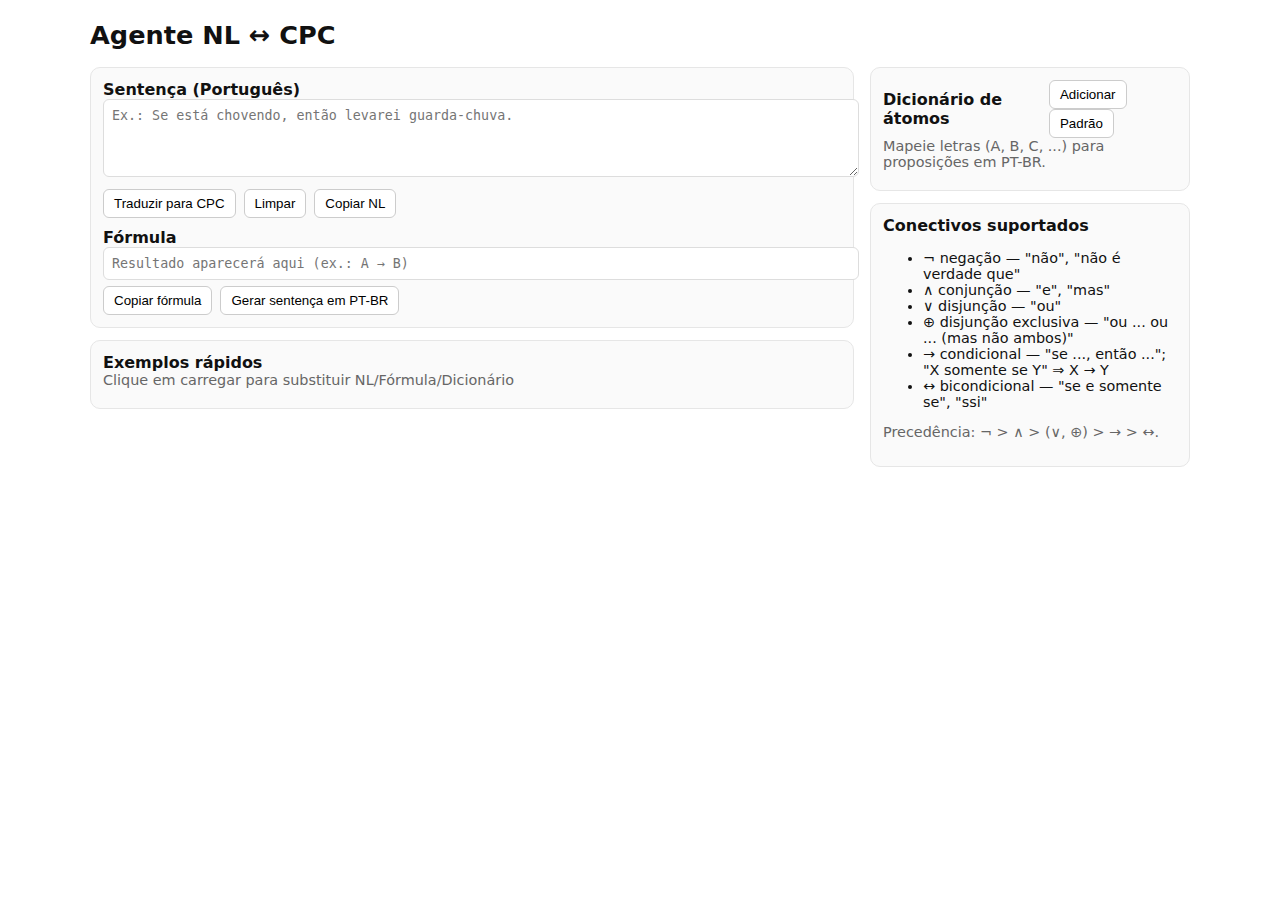
<file: index.html>
<!doctype html>
<html lang="pt-BR">
<head>
  <meta charset="utf-8" />
  <meta name="viewport" content="width=device-width,initial-scale=1" />
  <title>Agente NL ↔ CPC</title>
  <link rel="stylesheet" href="style.css" />
</head>
<body>
  <div class="container">
    <h1>Agente NL ↔ CPC</h1>

    <div class="grid" style="margin-top:12px;">
      <div>
        <div class="card">
          <label for="nl"><strong>Sentença (Português)</strong></label>
          <textarea id="nl" rows="4" placeholder="Ex.: Se está chovendo, então levarei guarda-chuva."></textarea>

          <div class="row" style="margin-top:8px;">
            <button id="toCPC">Traduzir para CPC</button>
            <button id="clearNL">Limpar</button>
            <button id="copyNL">Copiar NL</button>
          </div>

          <div style="margin-top:10px;">
            <label><strong>Fórmula</strong></label>
            <input id="formula" type="text" placeholder="Resultado aparecerá aqui (ex.: A → B)" />
            <div style="margin-top:6px;" class="row">
              <button id="copyFormula">Copiar fórmula</button>
              <button id="toNL">Gerar sentença em PT-BR</button>
            </div>
          </div>
        </div>

        <div class="card" style="margin-top:12px;">
          <strong>Exemplos rápidos</strong>
          <div class="small muted">Clique em carregar para substituir NL/Fórmula/Dicionário</div>
          <div id="examples" style="margin-top:8px; display:grid; gap:8px;"></div>
        </div>
      </div>

      <div>
        <div class="card">
          <div style="display:flex; justify-content:space-between; align-items:center;">
            <strong>Dicionário de átomos</strong>
            <div>
              <button id="addAtom">Adicionar</button>
              <button id="resetDict">Padrão</button>
            </div>
          </div>
          <div class="small muted">Mapeie letras (A, B, C, ...) para proposições em PT-BR.</div>
          <div id="dictList" style="margin-top:8px; display:flex; flex-direction:column; gap:8px; max-height:420px; overflow:auto;"></div>
        </div>

        <div class="card" style="margin-top:12px;">
          <strong>Conectivos suportados</strong>
          <ul class="small">
            <li>¬ negação — "não", "não é verdade que"</li>
            <li>∧ conjunção — "e", "mas"</li>
            <li>∨ disjunção — "ou"</li>
            <li>⊕ disjunção exclusiva — "ou ... ou ... (mas não ambos)"</li>
            <li>→ condicional — "se ..., então ..."; "X somente se Y" ⇒ X → Y</li>
            <li>↔ bicondicional — "se e somente se", "ssi"</li>
          </ul>
          <p class="small muted">Precedência: ¬ &gt; ∧ &gt; (∨, ⊕) &gt; → &gt; ↔.</p>
        </div>
      </div>
    </div>
  </div>

  <div id="confirmModalContainer"></div>
  <script src="script.js"></script>
</body>
</html>
</file>
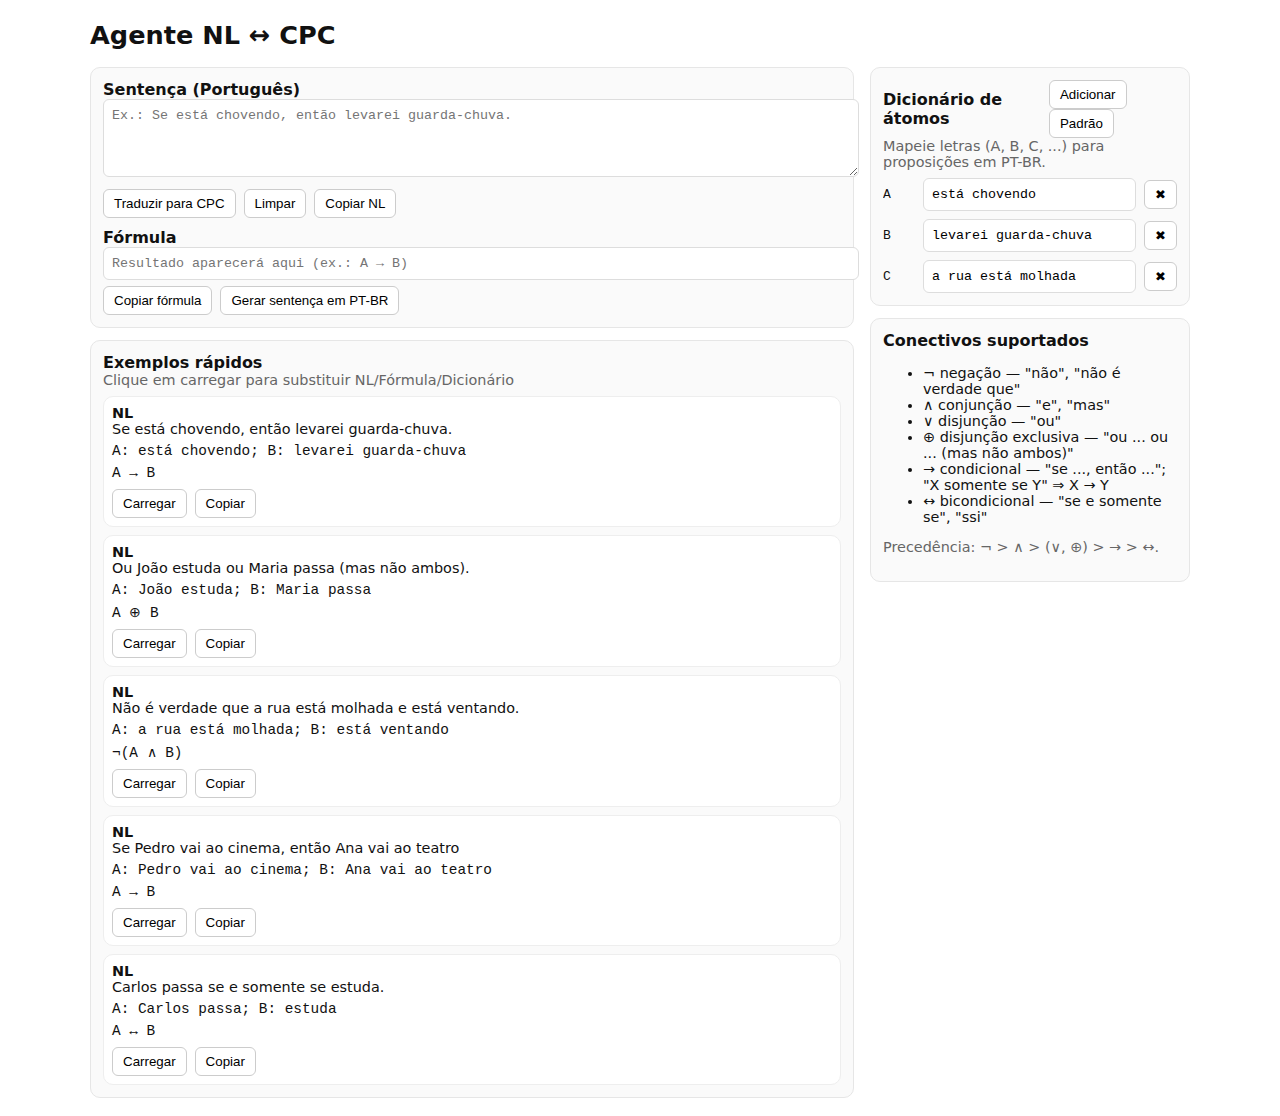
<file: IA_demo.html>
<!doctype html>
<html lang="pt-BR">
<head>
  <meta charset="utf-8" />
  <meta name="viewport" content="width=device-width,initial-scale=1" />
  <title>Agente NL ↔ CPC </title>
  <style>
    body { font-family: Inter, system-ui, -apple-system, 'Segoe UI', Roboto, 'Helvetica Neue', Arial; background:#fff; color:#111; margin:20px; }
    .container { max-width:1100px; margin:0 auto; }
    h1 { font-size:1.6rem; }
    .grid { display:grid; grid-template-columns: 1fr 320px; gap:16px; }
    .card { border:1px solid #e6e6e6; border-radius:10px; padding:12px; background:#fafafa; }
    textarea, input[type=text] { width:100%; font-family:monospace; padding:8px; border-radius:6px; border:1px solid #ddd; }
    .row { display:flex; gap:8px; align-items:center; }
    button { padding:6px 10px; border-radius:6px; border:1px solid #ccc; background:#fff; cursor:pointer; }
    .muted { color:#666; font-size:0.9rem; }
    table { border-collapse:collapse; width:100%; }
    th, td { border:1px solid #ddd; padding:6px; text-align:center; font-family:monospace; }
    .small { font-size:0.9rem; }
    /* Modal de confirmação de átomos */
    .modal-backdrop { position:fixed; inset:0; background:rgba(0,0,0,0.35); display:flex; align-items:center; justify-content:center; z-index:9999; }
    .modal { background:#fff; border-radius:8px; padding:16px; width:720px; max-width:95%; box-shadow:0 6px 24px rgba(0,0,0,0.2); }
    .modal h3 { margin:0 0 8px 0; }
    .modal .atoms { max-height:320px; overflow:auto; display:flex; flex-direction:column; gap:8px; margin-bottom:10px; }
    .modal .atom-row { display:flex; gap:8px; align-items:center; }
    .modal .atom-row input[type=text] { flex:1; }
    .modal .modal-actions { display:flex; gap:8px; justify-content:flex-end; }
  </style>
</head>
<body>
  <div class="container">
    <h1>Agente NL ↔ CPC </h1>

    <div class="grid" style="margin-top:12px;">
      <div>
        <div class="card">
          <label for="nl"><strong>Sentença (Português)</strong></label>
          <textarea id="nl" rows="4" placeholder="Ex.: Se está chovendo, então levarei guarda-chuva."></textarea>

          <!-- Removida opção de extração automática: o dicionário deve ser sempre preenchido manualmente -->

          <div class="row" style="margin-top:8px;">
            <button id="toCPC">Traduzir para CPC</button>
            <button id="clearNL">Limpar</button>
            <button id="copyNL">Copiar NL</button>
          </div>

          <div style="margin-top:10px;">
            <label><strong>Fórmula</strong></label>
            <input id="formula" type="text" placeholder="Resultado aparecerá aqui (ex.: A → B)" />
            <div style="margin-top:6px;" class="row">
              <button id="copyFormula">Copiar fórmula</button>
              <button id="toNL">Gerar sentença em PT-BR</button>
            </div>
          </div>
        </div>

        <div class="card" style="margin-top:12px;">
          <strong>Exemplos rápidos</strong>
          <div class="small muted">Clique em carregar para substituir NL/Fórmula/Dicionário</div>
          <div id="examples" style="margin-top:8px; display:grid; gap:8px;"></div>
        </div>

        <!-- Tabela-verdade removida nesta versão demo -->
      </div>

      <div>
        <div class="card">
          <div style="display:flex; justify-content:space-between; align-items:center;"><strong>Dicionário de átomos</strong>
            <div>
              <button id="addAtom">Adicionar</button>
              <button id="resetDict">Padrão</button>
            </div>
          </div>
          <div class="small muted">Mapeie letras (A, B, C, ...) para proposições em PT-BR.</div>
          <div id="dictList" style="margin-top:8px; display:flex; flex-direction:column; gap:8px; max-height:420px; overflow:auto;"></div>
        </div>

        <div class="card" style="margin-top:12px;">
          <strong>Conectivos suportados</strong>
          <ul class="small">
            <li>¬ negação — "não", "não é verdade que"</li>
            <li>∧ conjunção — "e", "mas"</li>
            <li>∨ disjunção — "ou"</li>
            <li>⊕ disjunção exclusiva — "ou ... ou ... (mas não ambos)"</li>
            <li>→ condicional — "se ..., então ..."; "X somente se Y" ⇒ X → Y</li>
            <li>↔ bicondicional — "se e somente se", "ssi"</li>
          </ul>
          <p class="small muted">Precedência: ¬ &gt; ∧ &gt; (∨, ⊕) &gt; → &gt; ↔.</p>
        </div>
      </div>
    </div>
  </div>

  <!-- Modal de confirmação (criado dinamicamente pelo JS, mas manter container vazio como fallback) -->
  <div id="confirmModalContainer"></div>

<script>
// --- Core logic copied/adapted from original component ---
const LETTERS = "ABCDEFGHIJKLMNOPQRSTUVWXYZ".split("");
const strip = (s) => s.replace(/\s+/g, " ").trim();
const lc = (s) => s.toLowerCase();
const uniq = (arr) => Array.from(new Set(arr));
const copyToClipboard = async (text) => { try { await navigator.clipboard.writeText(text); } catch (e) { alert('Falha ao copiar: '+e); } };

function tokenizeFormula(src) {
  let s = src
    .replace(/<->|<=>/g, "↔")
    .replace(/->/g, "→")
    .replace(/\bxor\b/gi, "⊕")
    .replace(/\biff\b/gi, "↔")
    .replace(/\bimplies\b/gi, "→")
    .replace(/[\s\t\n]+/g, " ")
    .trim();

  const tokens = [];
  let i = 0;
  while (i < s.length) {
    const c = s[i];
    if (c === " ") { i++; continue; }
    if (/[A-Za-z]/.test(c)) {
      let j = i + 1;
      while (j < s.length && /[A-Za-z0-9_]/.test(s[j])) j++;
      tokens.push({ type: "id", value: s.slice(i, j).toUpperCase() });
      i = j; continue;
    }
    const map = {"¬":"NOT","!":"NOT","~":"NOT","∧":"AND","&":"AND","^":"AND","∨":"OR","|":"OR","v":"OR","⊕":"XOR","→":"IMP","↔":"IFF","(":"LP", ")":"RP"};
    if (map[c]) { tokens.push({ type: map[c], value: c }); i++; continue; }
    throw new Error(`Símbolo inválido: "${c}"`);
  }
  return tokens;
}

const PRECEDENCE = { IFF:1, IMP:2, OR:3, XOR:3, AND:4, NOT:5 };
function parseFormula(tokens) {
  let pos = 0; const peek = () => tokens[pos]; const eat = () => tokens[pos++];
  function parseAtom() {
    const t = peek(); if (!t) throw new Error('Fim inesperado');
    if (t.type === 'LP') { eat(); const e = parseExpr(0); if (!peek() || peek().type !== 'RP') throw new Error('Parêntese não fechado'); eat(); return e; }
    if (t.type === 'NOT') { eat(); return { type: 'NOT', sub: parseAtom() }; }
    if (t.type === 'id') { eat(); return { type: 'ID', name: t.value }; }
    throw new Error(`Token inesperado: ${t.type}`);
  }
  function lbp(type) { return PRECEDENCE[type] || 0; }
  function parseExpr(minBp) {
    let left = parseAtom();
    while (true) {
      const t = peek(); if (!t) break;
      if (["AND","OR","XOR","IMP","IFF"].includes(t.type) && lbp(t.type) >= minBp) {
        const op = t.type; eat(); const right = parseExpr(lbp(op) + 1); left = { type: op, left, right }; continue;
      }
      break;
    }
    return left;
  }
  const ast = parseExpr(0);
  if (pos !== tokens.length) throw new Error('Tokens extras após o fim da fórmula');
  return ast;
}

function evalAST(ast, val) {
  switch (ast.type) {
    case 'ID': return !!val[ast.name];
    case 'NOT': return !evalAST(ast.sub, val);
    case 'AND': return evalAST(ast.left, val) && evalAST(ast.right, val);
    case 'OR': return evalAST(ast.left, val) || evalAST(ast.right, val);
    case 'XOR': return !!(evalAST(ast.left, val) ^ evalAST(ast.right, val));
    case 'IMP': return (!evalAST(ast.left, val)) || evalAST(ast.right, val);
    case 'IFF': return evalAST(ast.left, val) === evalAST(ast.right, val);
    default: throw new Error('AST inválida');
  }
}
// collectAtoms removed (used only for truth table which is disabled in this demo)
function astToFormula(ast) {
  const prec = (t) => PRECEDENCE[t] || 9;
  switch (ast.type) {
    case 'ID': return ast.name;
    case 'NOT': {
      const inner = ast.sub; const s = astToFormula(inner);
      const needs = prec(inner.type) > prec('NOT') ? false : inner.type !== 'ID';
      return `¬${needs ? `(${s})` : s}`;
    }
    default: {
      const opMap = { AND:'∧', OR:'∨', XOR:'⊕', IMP:'→', IFF:'↔' };
      const L = ast.left, R = ast.right; const l = astToFormula(L), r = astToFormula(R);
      const lp = prec(L.type) < prec(ast.type) ? `(${l})` : l;
      const rp = prec(R.type) < prec(ast.type) ? `(${r})` : r;
      return `${lp} ${opMap[ast.type]} ${rp}`;
    }
  }
}

// NL helpers
function normalizeNL(text) {
  let s = " " + lc(text) + " ";
  s = s.replace(/[.,;:!?]+/g, " ");
  s = s.replace(/\bmas\b/g, " e ");
  s = s.replace(/\bssi\b/g, " se e somente se ");
  s = s.replace(/\bsomente se\b/g, " somente se ");
  s = s.replace(/\bapenas se\b/g, " somente se ");
  s = s.replace(/\bse,? e somente se\b/g, " se e somente se ");
  s = s.replace(/\bse e somente se\b/g, " se e somente se ");
  s = s.replace(/\bnao\b/g, " não ");
  s = s.replace(/\bn\u00e3o\b/g, " não ");
  s = s.replace(/\s+/g, " ").trim();
  return s;
}

// --- Modal / interação para confirmação dos átomos extraídos ---
function showConfirmAtoms(initialDict) {
  return new Promise((resolve) => {
    const container = document.getElementById('confirmModalContainer');
    container.innerHTML = '';
    const backdrop = document.createElement('div'); backdrop.className = 'modal-backdrop';
    const modal = document.createElement('div'); modal.className = 'modal';
    const title = document.createElement('h3'); title.textContent = 'Confirmar/editar átomos extraídos';
    modal.appendChild(title);
    const info = document.createElement('div'); info.className = 'small muted'; info.style.marginBottom='8px'; info.textContent = 'Revise os átomos extraídos e edite se necessário. Apague um valor para removê-lo.';
    modal.appendChild(info);
    const atomsBox = document.createElement('div'); atomsBox.className = 'atoms';

    // inicializar linhas a partir do dicionário
    for (const [k,v] of Object.entries(initialDict)) {
      const row = document.createElement('div'); row.className = 'atom-row';
      const key = document.createElement('div'); key.style.width='36px'; key.style.fontFamily='monospace'; key.textContent = k;
      const input = document.createElement('input'); input.type='text'; input.value = v; input.dataset.letter = k;
      const del = document.createElement('button'); del.textContent='✖'; del.title='Remover'; del.onclick = () => input.value = '';
      row.appendChild(key); row.appendChild(input); row.appendChild(del); atomsBox.appendChild(row);
    }

    // botão para adicionar novo átomo
    const addRowBtn = document.createElement('button'); addRowBtn.textContent = 'Adicionar átomo'; addRowBtn.onclick = () => {
      // achar próxima letra disponível
      const used = new Set(Array.from(atomsBox.querySelectorAll('input')).map(i=>i.dataset.letter));
      const next = LETTERS.find(L => !used.has(L));
      if (!next) return alert('Limite de átomos atingido');
      const row = document.createElement('div'); row.className='atom-row';
      const key = document.createElement('div'); key.style.width='36px'; key.style.fontFamily='monospace'; key.textContent = next;
      const input = document.createElement('input'); input.type='text'; input.value = ''; input.dataset.letter = next;
      const del = document.createElement('button'); del.textContent='✖'; del.title='Remover'; del.onclick = () => input.value = '';
      row.appendChild(key); row.appendChild(input); row.appendChild(del); atomsBox.appendChild(row);
      input.focus();
    };

    modal.appendChild(atomsBox);
    modal.appendChild(addRowBtn);

    const actions = document.createElement('div'); actions.className = 'modal-actions';
    const cancel = document.createElement('button'); cancel.textContent = 'Cancelar'; cancel.onclick = () => { container.removeChild(backdrop); resolve(null); };
    const accept = document.createElement('button'); accept.textContent = 'Confirmar'; accept.onclick = () => {
      // construir dicionário a partir dos inputs
      const out = {};
      for (const inp of atomsBox.querySelectorAll('input')) {
        const letter = inp.dataset.letter; const val = inp.value.trim();
        if (val) out[letter] = val;
      }
      container.removeChild(backdrop);
      resolve(out);
    };
    actions.appendChild(cancel); actions.appendChild(accept); modal.appendChild(actions);

    backdrop.appendChild(modal); container.appendChild(backdrop);
  });
}
function escapeRegex(s) { return s.replace(/[.*+?^${}()|[\]\\]/g, "\\$&"); }
function extractAtomsFromNL(text) {
  const s = normalizeNL(text);
  const CONNECTIVES = [" se e somente se ", " se ", " então ", " somente se ", " e ", " ou "];
  let parts = [s];
  for (const c of CONNECTIVES) parts = parts.flatMap(p => p.split(c));
  const clauses = uniq(parts.map(strip).filter(x => x.length > 0));
  return clauses.map(c => c.replace(/^não (é verdade que )?/i, "").trim());
}
function buildDictionaryFromNL(text) {
  const atoms = extractAtomsFromNL(text);
  const map = {};
  atoms.forEach((clause, idx) => { const letter = LETTERS[idx] || `P${idx+1}`; map[letter] = clause; });
  return map;
}
function nlToFormula(text, dict) {
  let s = normalizeNL(text);
  const entries = Object.entries(dict).filter(([, v]) => v && v.trim().length).sort((a,b) => b[1].length - a[1].length);
  for (const [k,v] of entries) { const re = new RegExp(`\\b${escapeRegex(lc(v))}\\b`, "g"); s = s.replace(re, ` ${k} `); }
  s = s.replace(/\bnão é verdade que\s+(\w+)\b/g, " ¬$1 ");
  s = s.replace(/\bnão\s+\(\s*([^\)]+)\s*\)/g, " ¬($1) ");
  s = s.replace(/\bnão\s+(\w+)\b/g, " ¬$1 ");
  s = s.replace(/\bse e somente se\b/g, " ↔ ");
  s = s.replace(/\bse\s+([^]+?)\s*então\s+([^]+)$/g, (m,p,q) => ` ( ${p} ) → ( ${q} ) `);
  s = s.replace(/\b(\w+)\s+somente se\s+(\w+)\b/g, " ($1) → ($2) ");
  s = s.replace(/\bou\s+(\w+)\s+ou\s+(\w+)\b/g, " ($1) ⊕ ($2) ");
  s = s.replace(/\se\b/g, " ∧ ");
  s = s.replace(/\bou\b/g, " ∨ ");
  s = s.replace(/\s+/g, " ").trim();
  s = s.replace(/\b([A-Z][A-Z0-9_]*)\b/g, (m) => m.toUpperCase());
  return s;
}

function realizePT(ast, dict) {
  const name = (id) => dict && dict[id] ? dict[id] : id;
  function paren(s) { if (/\b(e|ou|então|somente|ambos)\b|,/.test(lc(s))) return `(${s})`; return s; }
  function go(node) {
    switch (node.type) {
      case 'ID': return name(node.name);
      case 'NOT': return `Não é verdade que ${paren(go(node.sub))}`;
      case 'AND': return `${paren(go(node.left))} e ${paren(go(node.right))}`;
      case 'OR': return `${paren(go(node.left))} ou ${paren(go(node.right))}`;
      case 'XOR': return `${paren(go(node.left))} ou ${paren(go(node.right))} (mas não ambos)`;
      case 'IMP': return `Se ${paren(go(node.left))}, então ${paren(go(node.right))}`;
      case 'IFF': return `${paren(go(node.left))} se e somente se ${paren(go(node.right))}`;
      default: return '?';
    }
  }
  return go(ast);
}

// --- UI wiring ---
const nlEl = document.getElementById('nl');
const formulaEl = document.getElementById('formula');
const dictListEl = document.getElementById('dictList');
const examplesEl = document.getElementById('examples');

// Dicionário obrigatório: sempre use o dicionário manual de átomos
let dict = { A: "está chovendo", B: "levarei guarda-chuva", C: "a rua está molhada" };

function renderDictUI() {
  dictListEl.innerHTML = '';
  // Sempre usar o dicionário manual (não extrair automaticamente a partir do NL)
  const cur = dict;
  const entries = Object.entries(cur);
  if (entries.length === 0) {
    dictListEl.innerHTML = '<div class="muted small">Nenhum átomo definido.</div>';
    return;
  }
  for (const [k,v] of entries) {
    const row = document.createElement('div'); row.style.display='flex'; row.style.gap='8px'; row.style.alignItems='center';
    const span = document.createElement('div'); span.style.width='32px'; span.style.fontFamily='monospace'; span.textContent = k;
    const input = document.createElement('input'); input.type='text'; input.value = v; input.style.flex='1'; input.oninput = (e) => { dict[k] = e.target.value; renderDictUI(); };
    const del = document.createElement('button'); del.textContent='✖'; del.title='Remover'; del.onclick = () => { delete dict[k]; renderDictUI(); };
    row.appendChild(span); row.appendChild(input); row.appendChild(del); dictListEl.appendChild(row);
  }
}
function addDict() {
  const next = LETTERS.find(L => !dict[L]); if (!next) return; dict[next] = '';
  renderDictUI();
}
function resetDict() { dict = { A: "está chovendo", B: "levarei guarda-chuva", C: "a rua está molhada" }; renderDictUI(); }

// examples
const examples = [
  { nl: 'Se está chovendo, então levarei guarda-chuva.', dict: { A: 'está chovendo', B: 'levarei guarda-chuva' }, f: 'A → B' },
  { nl: 'Ou João estuda ou Maria passa (mas não ambos).', dict: { A: 'João estuda', B: 'Maria passa' }, f: 'A ⊕ B' },
  { nl: 'Não é verdade que a rua está molhada e está ventando.', dict: { A: 'a rua está molhada', B: 'está ventando' }, f: '¬(A ∧ B)' },
  { nl: 'Se Pedro vai ao cinema, então Ana vai ao teatro', dict: { A: 'Pedro vai ao cinema', B: 'Ana vai ao teatro' }, f: 'A → B' },
  { nl: 'Carlos passa se e somente se estuda.', dict: { A: 'Carlos passa', B: 'estuda' }, f: 'A ↔ B' }
];
function renderExamples() {
  examplesEl.innerHTML = '';
  for (const ex of examples) {
    const c = document.createElement('div'); c.className='card'; c.style.padding='8px'; c.style.background='white'; c.style.border='1px solid #eee';
    c.innerHTML = `<div style="font-size:0.9rem;"><strong>NL</strong><div>${ex.nl}</div><div style="margin-top:6px;font-family:monospace;">${Object.entries(ex.dict).map(([k,v])=>`${k}: ${v}`).join('; ')}</div><div style="margin-top:6px; font-family:monospace;">${ex.f}</div></div>`;
    const btnRow = document.createElement('div'); btnRow.style.marginTop='8px'; btnRow.style.display='flex'; btnRow.style.gap='8px';
    const load = document.createElement('button'); load.textContent='Carregar'; load.onclick = () => { nlEl.value = ex.nl; formulaEl.value = ex.f; dict = { ...ex.dict }; renderDictUI(); };
    const copyBtn = document.createElement('button'); copyBtn.textContent='Copiar'; copyBtn.onclick = () => copyToClipboard(ex.f);
    btnRow.appendChild(load); btnRow.appendChild(copyBtn); c.appendChild(btnRow); examplesEl.appendChild(c);
  }
}

// actions
function handleNLtoCPC() {
  try {
    // Extrair candidatos automaticamente e pedir confirmação ao usuário
    const candidates = buildDictionaryFromNL(nlEl.value || '');
    showConfirmAtoms(candidates).then((confirmed) => {
      if (!confirmed) return; // usuário cancelou
      // aplicar dicionário confirmado e traduzir
      dict = { ...confirmed };
      const f = nlToFormula(nlEl.value || '', dict);
      formulaEl.value = f; renderDictUI();
    }).catch((err) => { alert('Erro: '+err.message); });
  } catch (e) { alert('Erro: '+e.message); }
}
function handleCPCtoNL() {
  try {
    const tokens = tokenizeFormula(formulaEl.value || '');
    const ast = parseFormula(tokens);
    const out = realizePT(ast, dict);
    nlEl.value = out;
  } catch (e) { alert('Erro: '+e.message); }
}

// renderTable removed (tabela-verdade não é exibida nesta demo)

// wire buttons
document.getElementById('toCPC').onclick = handleNLtoCPC;
document.getElementById('clearNL').onclick = () => { nlEl.value=''; formulaEl.value=''; };
document.getElementById('copyNL').onclick = () => copyToClipboard(nlEl.value);
document.getElementById('copyFormula').onclick = () => copyToClipboard(formulaEl.value);
document.getElementById('addAtom').onclick = addDict;
document.getElementById('resetDict').onclick = resetDict;
// showTable control removed
document.getElementById('toNL').onclick = handleCPCtoNL;

// initial render
renderDictUI(); renderExamples();

// expose some actions for convenience
window.translateCPCtoNL = handleCPCtoNL;
</script>
</body>
</html>
</file>
<file: style.css>
body {
  font-family: Inter, system-ui, -apple-system, 'Segoe UI', Roboto, 'Helvetica Neue', Arial;
  background: #fff;
  color: #111;
  margin: 20px;
}

.container {
  max-width: 1100px;
  margin: 0 auto;
}

h1 {
  font-size: 1.6rem;
}

.grid {
  display: grid;
  grid-template-columns: 1fr 320px;
  gap: 16px;
}

.card {
  border: 1px solid #e6e6e6;
  border-radius: 10px;
  padding: 12px;
  background: #fafafa;
}

textarea,
input[type=text] {
  width: 100%;
  font-family: monospace;
  padding: 8px;
  border-radius: 6px;
  border: 1px solid #ddd;
}

.row {
  display: flex;
  gap: 8px;
  align-items: center;
}

button {
  padding: 6px 10px;
  border-radius: 6px;
  border: 1px solid #ccc;
  background: #fff;
  cursor: pointer;
}

.muted {
  color: #666;
  font-size: 0.9rem;
}

table {
  border-collapse: collapse;
  width: 100%;
}

th,
td {
  border: 1px solid #ddd;
  padding: 6px;
  text-align: center;
  font-family: monospace;
}

.small {
  font-size: 0.9rem;
}

/* Modal */
.modal-backdrop {
  position: fixed;
  inset: 0;
  background: rgba(0, 0, 0, 0.35);
  display: flex;
  align-items: center;
  justify-content: center;
  z-index: 9999;
}

.modal {
  background: #fff;
  border-radius: 8px;
  padding: 16px;
  width: 720px;
  max-width: 95%;
  box-shadow: 0 6px 24px rgba(0, 0, 0, 0.2);
}

.modal h3 {
  margin: 0 0 8px 0;
}

.modal .atoms {
  max-height: 320px;
  overflow: auto;
  display: flex;
  flex-direction: column;
  gap: 8px;
  margin-bottom: 10px;
}

.modal .atom-row {
  display: flex;
  gap: 8px;
  align-items: center;
}

.modal .atom-row input[type=text] {
  flex: 1;
}

.modal .modal-actions {
  display: flex;
  gap: 8px;
  justify-content: flex-end;
}
</file>
